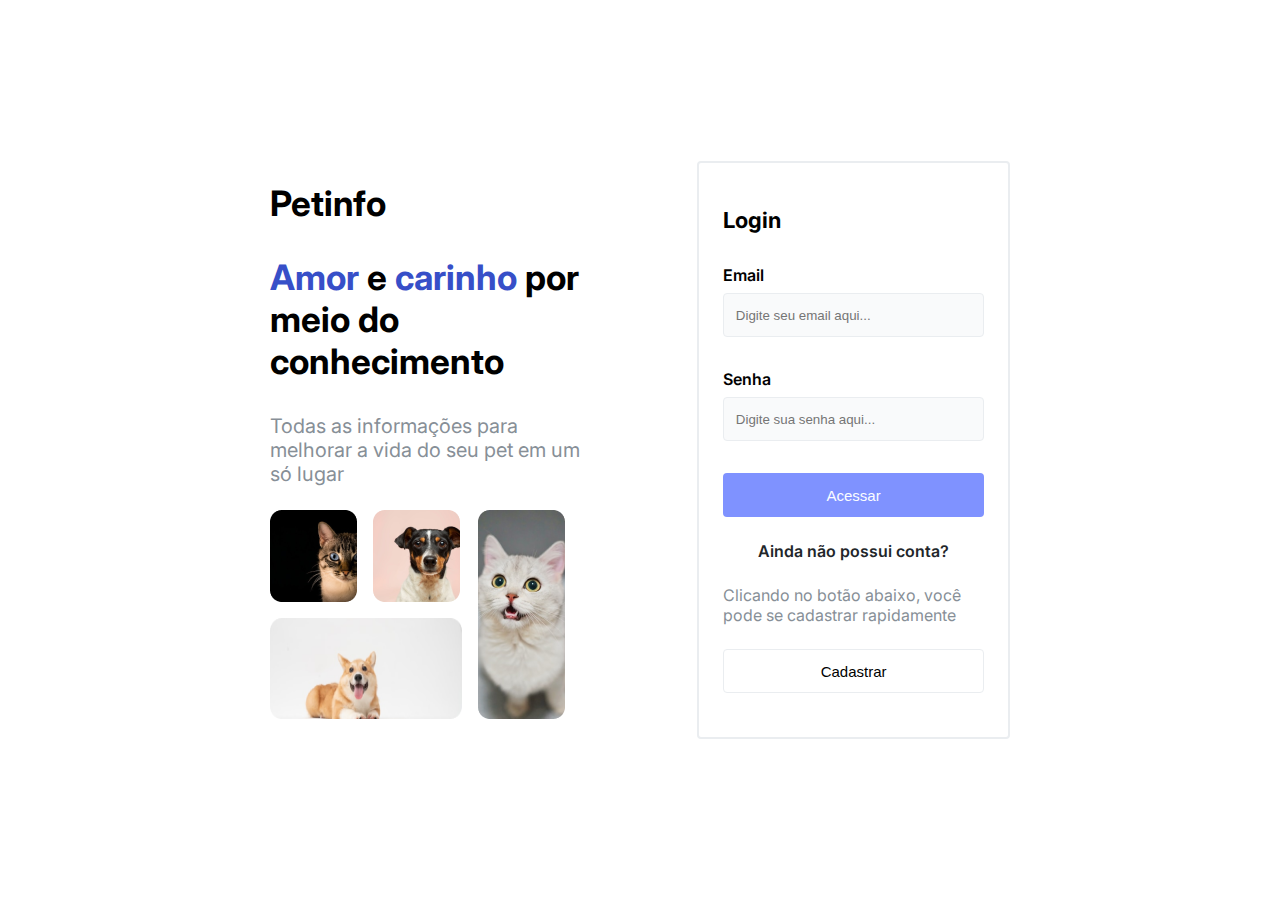
<file: pages/login/index.html>
<!DOCTYPE html>
<html lang="pt-br">
<head>
    <meta charset="UTF-8">
    <meta http-equiv="X-UA-Compatible" content="IE=edge">
    <meta name="viewport" content="width=device-width, initial-scale=1.0">
    <link rel="stylesheet" href="./index.css">
    <link rel="stylesheet" href="../../styles/globalStyles.css">
    <link rel="stylesheet" href="../../styles/button&inputs.css">
    <title>Petinfo - login</title>
</head>
<body>
    <main class="container flex align-center justify-center">
        <section class="petinfo-brand-section flex flex-col">
            <div class="petinfo-brand flex flex-col">
                <h1>Petinfo</h1>
                <h3><span>Amor</span> e <span>carinho</span> por meio do conhecimento</h3>
                <p>Todas as informações para melhorar a vida do seu pet em um só lugar</p>
            </div>

            <div class="big-cont flex">
                <div class="medium-cont flex flex-col">
                    <div class="small-cont flex">
                        <img src="./assets/cat-4.png" alt="">
                        <img src="./assets/cat-3.png" alt="">
                    </div>
                    <img src="./assets/cat-2.png" alt="">
                </div>
                <img src="./assets/cat-1.png" alt="">
            </div>
        </section>

        <section class="login-section flex flex-col">
            <h3>Login</h3>

            <div class="form-input flex flex-col">
                <label for="login-user">Email</label>
                <input id="login-user" type="text" placeholder="Digite seu email aqui...">
            </div>

            <div class="form-input flex flex-col">
                <label for="login-password">Senha</label>
                <input id="login-password" type="password" placeholder="Digite sua senha aqui...">
                <small id="wrong-acc" class="hidden">A senha está incorreta</small>
            </div>

            <div class="form-bottom flex flex-col align-center">
                <button class="register-button flex align-center justify-center">Acessar</button>

                <p>Ainda não possui conta?</p>

                <div class="flex flex-col align-center">
                    <p>Clicando no botão abaixo, você pode se cadastrar rapidamente</p>
                </div>

                <button id="register">Cadastrar</button>
            </div>
        </section>
    </main>
    <script src="./index.js"></script>
</body>
</html>
</file>
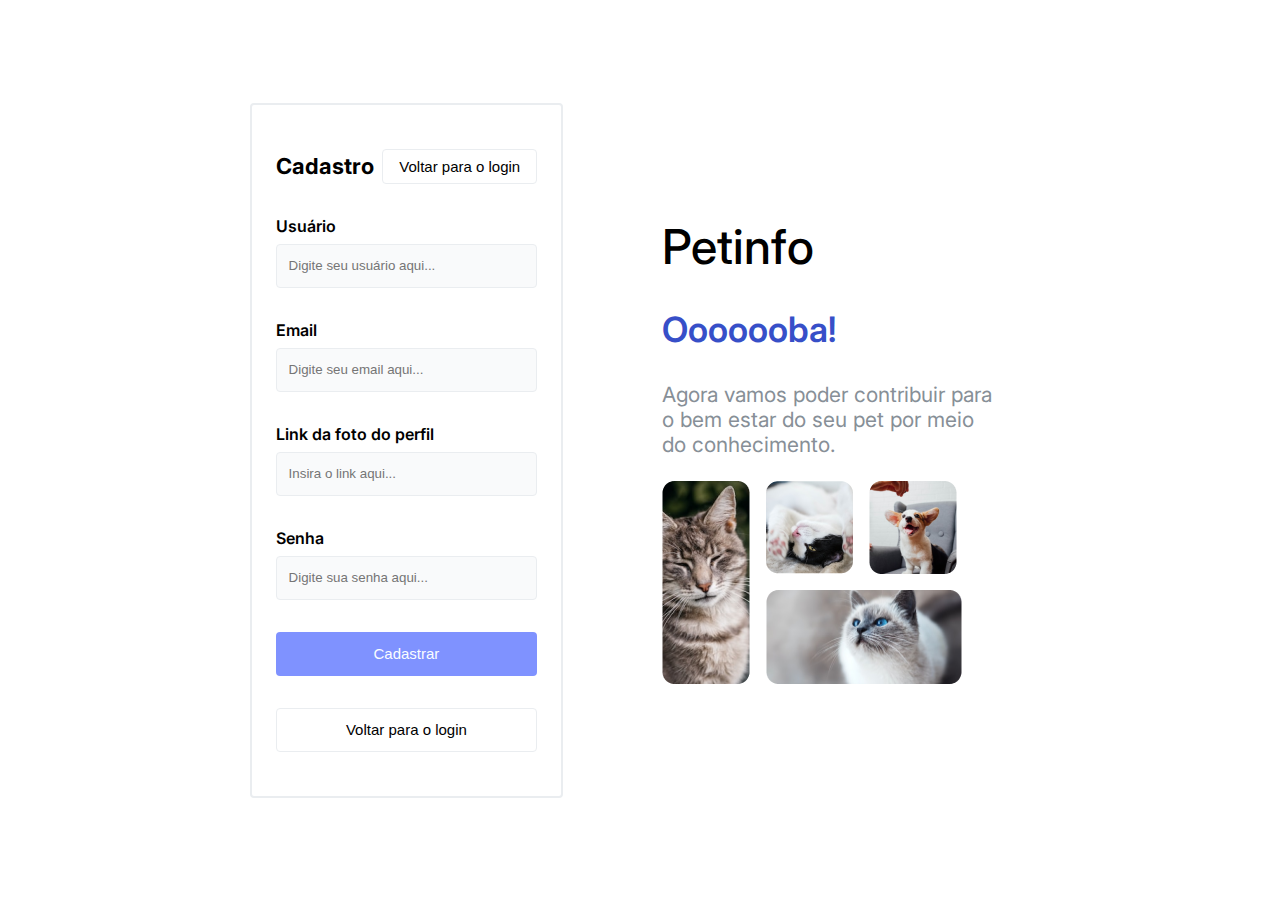
<file: pages/register/index.html>
<!DOCTYPE html>
<html lang="pt-br">
<head>
    <meta charset="UTF-8">
    <meta http-equiv="X-UA-Compatible" content="IE=edge">
    <meta name="viewport" content="width=device-width, initial-scale=1.0">
    <link rel="stylesheet" href="../../styles/globalStyles.css">
    <link rel="stylesheet" href="index.css">
    <title>Petinfo - Register</title> 
</head>
<body>
    <main class="container flex align-center justify-center">
        <section class="login-section flex flex-col">
            <div class="top flex justify-between align-center">
                <h3>Cadastro</h3>
                <button class="back-to-login">Voltar para o login</button>
            </div>

            <div class="form-input flex flex-col">
                <label for="user-input">Usuário</label>
                <input id="user-input" type="text" placeholder="Digite seu usuário aqui...">
            </div>

            <div class="form-input flex flex-col">
                <label for="email-input">Email</label>
                <input id="email-input" type="text" placeholder="Digite seu email aqui...">
            </div>

            <div class="form-input flex flex-col">
                <label for="img-input">Link da foto do perfil</label>
                <input id="img-input" type="text" placeholder="Insira o link aqui...">
            </div class="form-input">

            <div class="form-input flex flex-col">
                <label for="password-input">Senha</label>
                <input id="password-input" type="password" placeholder="Digite sua senha aqui...">
            </div>

            <div class="bottom-buttons flex flex-col">
                <button class="register-button flex justify-center align-center">Cadastrar</button>
                <button class="back-to-login">Voltar para o login</button>
            </div>
        </section>

        <section class="petinfo-brand flex flex-col">
            <div class="petinfo-text flex flex-col">
                <h1>Petinfo</h1>
                <h3>Ooooooba!</h3>
                <p>Agora vamos poder contribuir para o bem estar do seu pet por meio do conhecimento.</p>
            </div>

            <div class="cats-full flex">
                <img src="./assets/cat-1.png" alt="">
                <div class="cats-3 flex flex-col">
                    <div class="cats-2 flex">
                        <img src="./assets/cat-2.png" alt="">
                        <img src="./assets/cat-4.png" alt="">
                    </div>
                    <img src="./assets/cat-3.png" alt="">
                </div>
            </div>
        </section>

    </main>

    <div class="created-acc-modal flex flex-col hidden">
        <div class="created-acc-top flex align-center">
            <img src="./assets/check.webp" alt="">
            <h3>Sua conta foi criada com sucesso!</h3>
        </div>
        <h3>Agora você pode acessar os conteúdos utilizando seu <br> usuário e senha na página de login: <a href="../login/index.html" class="access-login">Acessar página de login</a></h3>
    </div>
    <script type="module" src="index.js"></script>
</body>
</html>
</file>
<file: pages/login/index.css>
.container{
    margin: 0 auto;
    width: 70%;
    height: 100vh;
    gap: var(--gap-4);
} 


.petinfo-brand-section{
    width: 45%;
    gap: var(--gap-4);
}
.petinfo-brand{
    gap: var(--gap-3);
    font-size: 30px;
}
.petinfo-brand > h1 {
    font-size: 35px;
}
.petinfo-brand > h3{
    width: 90%;
}
.petinfo-brand span{
    color: var(--brand100);
}
.petinfo-brand > p{
    color: var(--gray400);
    font-size: 20px;
    width: 80%;
}

.big-cont{
    gap: var(--gap-5);
}
.big-cont > img{
    height: 100%;
}
.medium-cont{
    gap: var(--gap-5);
}
.medium-cont > img{
    height: 100%;
}
.small-cont{
    gap: var(--gap-5);
}



.login-section{
    width: 35%;
    border: 2px solid var(--gray600);
    padding: 44px 24px;
    gap: var(--gap-3);
    border-radius: var(--radius-2);
}
.login-section > h3{
    font-size: 22px;
}
.login-section button{
    height: 44px;
    width: 100%;
    border-radius: var(--radius-2);
    font-size: 15px;
}
.form-input > small{
    color: var(--alert100);
}
.form-bottom{
    gap: var(--gap-4);
}
.form-bottom > p{
    font-weight: 600;
    color: var(--gray100) !important;
}
.form-bottom p {
    color: var(--gray400);
}
.form-bottom :nth-child(4){
    border: 1px solid var(--gray600);
    background-color: transparent;
}
</file>
<file: styles/globalStyles.css>
@import url('https://fonts.googleapis.com/css2?family=Inter:wght@400&display=swap');
* {
  margin: 0;
  padding: 0;
  box-sizing: border-box;
}

:root {
  --brand100: hsl(230, 57%, 50%);
  --brand200: hsl(230, 68%, 54%); 
  --gray100: hsl(210, 11%, 15%);
  --gray200: hsl(210, 10%, 23%);
  --gray300: hsl(210, 9%, 31%);
  --gray400: hsl(210, 7%, 56%);
  --gray500: hsl(210, 11%, 71%);
  --gray600: hsl(210, 16%, 93%);
  --gray700: hsl(210, 17%, 95%);
  --gray800: hsl(210, 17%, 98%);
  --gray900: hsl(200, 100%, 99%);
  --alert100: hsl(349, 57%, 50%);
  --alert200: hsl(349, 69%, 55%);
  --sucess100: hsl(162, 88%, 26%);

  --gap-1: 64px;
  --gap-2: 48px;
  --gap-3: 32px;
  --gap-4: 24px;
  --gap-5: 16px;
  --gap-6: 8px;

  --radius-1: 8px;
  --radius-2: 4px;
}
body {
  font-family: 'Inter', sans-serif;
}
ul{
  list-style: none;
}
a{
  text-decoration: none;
}
button{
  cursor: pointer;
}
label{
  width: max-content;
}
.hidden{
  display: none !important;
}

.flex{
  display: flex;
}
.wrap{
  flex-wrap: wrap;
}
.flex-col{
  flex-direction: column;
}
.justify-between{
  justify-content: space-between;
}
.justify-center{
  justify-content: center;
}
.justify-end{
  justify-content: flex-end;
}
.align-center{
  align-items: center;
}
.align-end{
  align-items: flex-end;
}



.disabled-button{
  background-color: rgb(0, 38, 255, 0.5) !important;
  color: hsl(200, 100%, 99%, 0.9);
  border: none;
  cursor: default;
}
.spinner{
  background-color: transparent;
  animation: spin 1.5s linear;
  height: 30px;
  width: 30px;
}
@keyframes spin {
  to { transform: rotate(720deg); }
}
</file>
<file: styles/button&inputs.css>
.form-input{
    gap: var(--gap-6);
}
.form-input > label{
    font-weight: 600;
}
.form-input > input{
    background-color: var(--gray800);
    height: 44px;
    width: 100%;
    border-radius: var(--radius-2);
    padding-left: 12px;
    border: 1px solid var(--gray600);
}
.register-button{
    background-color: var(--brand200);
    color: var(--gray900);
    border: none;
}
</file>
<file: pages/register/index.css>
.container{
    margin: 0 auto;
    width: 70%;
    height: 100vh;
    gap: var(--gap-1);
}
.login-section{
    width: 35%;
    border: 2px solid var(--gray600);
    padding: 44px 24px;
    gap: var(--gap-3);
    border-radius: var(--radius-2);
}
.top > h3{
    font-size: 22px;
}
.top > button{
    padding: 8px 16px;
    border-radius: var(--radius-2);
    background-color: transparent;
}
.form-input{
    gap: var(--gap-6);
}
.form-input > label{
    font-weight: 600;
}
.form-input > input{
    background-color: var(--gray800);
    height: 44px;
    width: 100%;
    border-radius: var(--radius-2);
    padding-left: 12px;
    border: 1px solid var(--gray600);
}
.bottom-buttons{
    gap: var(--gap-3);
}
.bottom-buttons > button{
    height: 44px;
    width: 100%;
    border-radius: var(--radius-2);
    font-size: 15px;
}
.register-button{
    background-color: var(--brand200);
    color: var(--gray900);
    border: none;
}
.back-to-login{
    background-color: transparent;
    font-weight: 500;
    font-size: 15px;
    border: 1px solid var(--gray600);
}



.petinfo-brand{
    width: 45%;
    gap: var(--gap-4);
    padding: 0px 35px;
}
.petinfo-text{
    font-size: 24px;
    font-weight: 400;
    gap: var(--gap-3);
}
.petinfo-text > h1{
    font-weight: 500;
}
.petinfo-text > h3{
    color: var(--brand100);
    font-weight: 600;
    font-size: 35px;
}
.petinfo-text > p{
    font-size: 21px;
    color: var(--gray400);
}
.cats-full{
    gap: var(--gap-5);
}
.cats-full > img{
    height: 100%;
}
.cats-3{
    gap: var(--gap-5);
}
.cats-3 > img{
    height: 100%;
}
.cats-2{
    gap: var(--gap-5);
}



.created-acc-modal{
    position: absolute;
    right: 25px;
    bottom: 25px;
    background-color: var(--gray900);
    padding: 26px 45px;
    border-radius: var(--radius-1);
    gap: var(--gap-5);
    box-shadow: 0px 4px 30px -12px rgba(0, 0, 0, 0.5);
}
.created-acc-top{
    gap: var(--gap-5);
}
.created-acc-top > img{
    width: 30px;
}
.access-login{
    color: var(--brand200);
}
</file>
